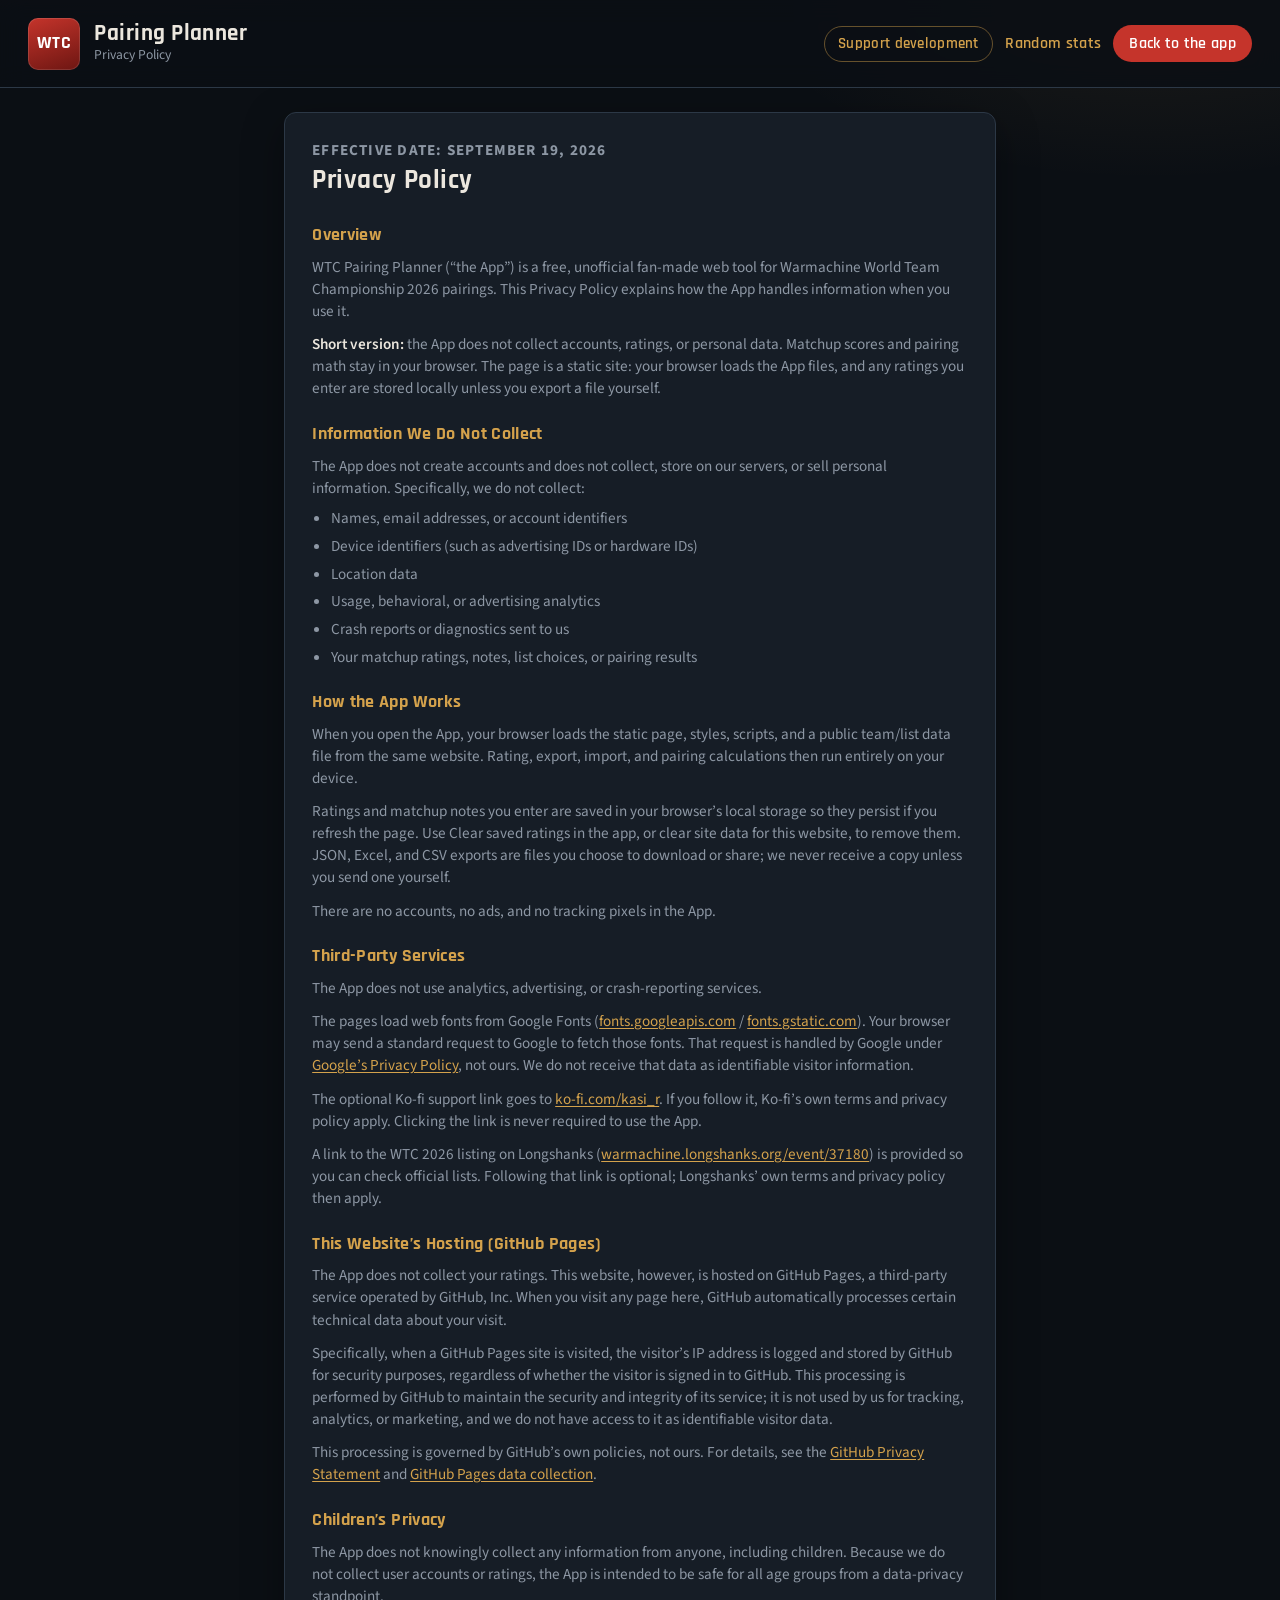
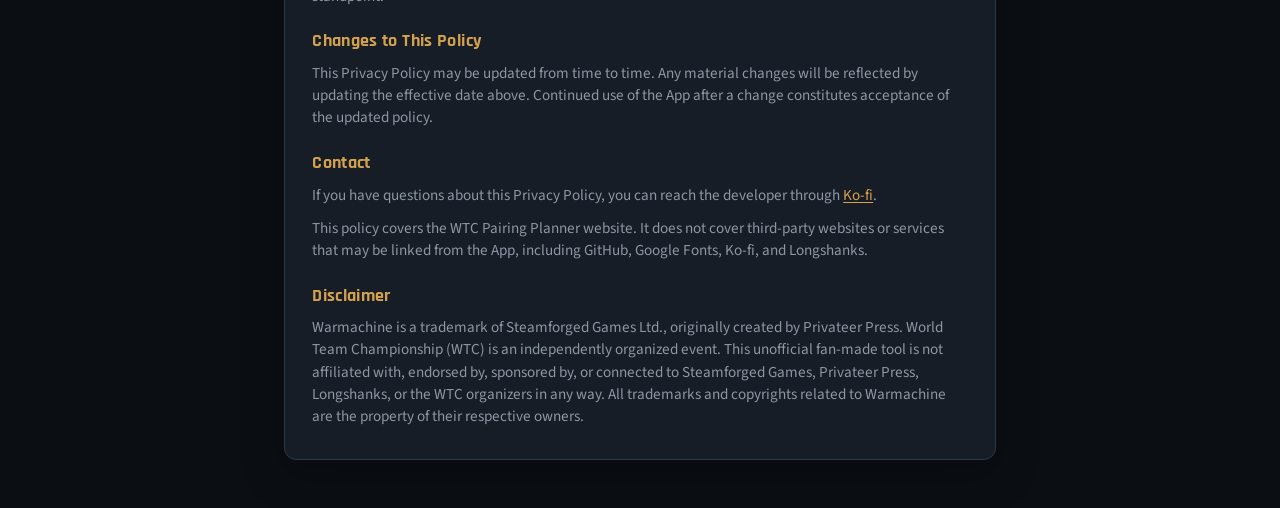
<file: privacy.html>
<!DOCTYPE html>
<html lang="en">
<head>
  <meta charset="UTF-8">
  <meta name="viewport" content="width=device-width, initial-scale=1.0">
  <title>Privacy Policy — WTC Pairing Planner</title>
  <link rel="preconnect" href="https://fonts.googleapis.com">
  <link rel="preconnect" href="https://fonts.gstatic.com" crossorigin>
  <link href="https://fonts.googleapis.com/css2?family=Rajdhani:wght@500;600;700&family=Source+Sans+3:wght@400;500;600;700&display=swap" rel="stylesheet">
  <link rel="stylesheet" href="static/style.css?v=38">
</head>
<body class="legal-page">
  <header class="topbar">
    <a class="brand" href="index.html">
      <span class="brand-mark">WTC</span>
      <div>
        <h1>Pairing Planner</h1>
        <p>Privacy Policy</p>
      </div>
    </a>
    <input type="checkbox" id="nav-toggle" class="nav-toggle" tabindex="-1">
    <label for="nav-toggle" class="menu-toggle" aria-label="Menu">
      <span></span><span></span><span></span>
    </label>
    <div class="topbar-end">
      <a class="support-btn" href="https://ko-fi.com/kasi_r" target="_blank" rel="noopener noreferrer">Support development</a>
      <a class="nav-link" href="stats.html">Random stats</a>
      <a class="tab" href="index.html">Back to the app</a>
    </div>
  </header>

  <main class="legal-main">
    <article class="legal-article">
      <p class="eyebrow">Effective date: September 19, 2026</p>
      <h2>Privacy Policy</h2>

      <h3>Overview</h3>
      <p>WTC Pairing Planner (“the App”) is a free, unofficial fan-made web tool for Warmachine World Team Championship 2026 pairings. This Privacy Policy explains how the App handles information when you use it.</p>
      <p><strong>Short version:</strong> the App does not collect accounts, ratings, or personal data. Matchup scores and pairing math stay in your browser. The page is a static site: your browser loads the App files, and any ratings you enter are stored locally unless you export a file yourself.</p>

      <h3>Information We Do Not Collect</h3>
      <p>The App does not create accounts and does not collect, store on our servers, or sell personal information. Specifically, we do not collect:</p>
      <ul>
        <li>Names, email addresses, or account identifiers</li>
        <li>Device identifiers (such as advertising IDs or hardware IDs)</li>
        <li>Location data</li>
        <li>Usage, behavioral, or advertising analytics</li>
        <li>Crash reports or diagnostics sent to us</li>
        <li>Your matchup ratings, notes, list choices, or pairing results</li>
      </ul>

      <h3>How the App Works</h3>
      <p>When you open the App, your browser loads the static page, styles, scripts, and a public team/list data file from the same website. Rating, export, import, and pairing calculations then run entirely on your device.</p>
      <p>Ratings and matchup notes you enter are saved in your browser’s local storage so they persist if you refresh the page. Use Clear saved ratings in the app, or clear site data for this website, to remove them. JSON, Excel, and CSV exports are files you choose to download or share; we never receive a copy unless you send one yourself.</p>
      <p>There are no accounts, no ads, and no tracking pixels in the App.</p>

      <h3>Third-Party Services</h3>
      <p>The App does not use analytics, advertising, or crash-reporting services.</p>
      <p>The pages load web fonts from Google Fonts (<a href="https://fonts.googleapis.com" rel="noopener noreferrer">fonts.googleapis.com</a> / <a href="https://fonts.gstatic.com" rel="noopener noreferrer">fonts.gstatic.com</a>). Your browser may send a standard request to Google to fetch those fonts. That request is handled by Google under <a href="https://policies.google.com/privacy" target="_blank" rel="noopener noreferrer">Google’s Privacy Policy</a>, not ours. We do not receive that data as identifiable visitor information.</p>
      <p>The optional Ko-fi support link goes to <a href="https://ko-fi.com/kasi_r" target="_blank" rel="noopener noreferrer">ko-fi.com/kasi_r</a>. If you follow it, Ko-fi’s own terms and privacy policy apply. Clicking the link is never required to use the App.</p>
      <p>A link to the WTC 2026 listing on Longshanks (<a href="https://warmachine.longshanks.org/event/37180/" target="_blank" rel="noopener noreferrer">warmachine.longshanks.org/event/37180</a>) is provided so you can check official lists. Following that link is optional; Longshanks’ own terms and privacy policy then apply.</p>

      <h3>This Website’s Hosting (GitHub Pages)</h3>
      <p>The App does not collect your ratings. This website, however, is hosted on GitHub Pages, a third-party service operated by GitHub, Inc. When you visit any page here, GitHub automatically processes certain technical data about your visit.</p>
      <p>Specifically, when a GitHub Pages site is visited, the visitor’s IP address is logged and stored by GitHub for security purposes, regardless of whether the visitor is signed in to GitHub. This processing is performed by GitHub to maintain the security and integrity of its service; it is not used by us for tracking, analytics, or marketing, and we do not have access to it as identifiable visitor data.</p>
      <p>This processing is governed by GitHub’s own policies, not ours. For details, see the <a href="https://docs.github.com/en/site-policy/privacy-policies/github-general-privacy-statement" target="_blank" rel="noopener noreferrer">GitHub Privacy Statement</a> and <a href="https://docs.github.com/en/pages/getting-started-with-github-pages/about-github-pages#data-collection" target="_blank" rel="noopener noreferrer">GitHub Pages data collection</a>.</p>

      <h3>Children’s Privacy</h3>
      <p>The App does not knowingly collect any information from anyone, including children. Because we do not collect user accounts or ratings, the App is intended to be safe for all age groups from a data-privacy standpoint.</p>

      <h3>Changes to This Policy</h3>
      <p>This Privacy Policy may be updated from time to time. Any material changes will be reflected by updating the effective date above. Continued use of the App after a change constitutes acceptance of the updated policy.</p>

      <h3>Contact</h3>
      <p>If you have questions about this Privacy Policy, you can reach the developer through <a href="https://ko-fi.com/kasi_r" target="_blank" rel="noopener noreferrer">Ko-fi</a>.</p>
      <p>This policy covers the WTC Pairing Planner website. It does not cover third-party websites or services that may be linked from the App, including GitHub, Google Fonts, Ko-fi, and Longshanks.</p>

      <h3>Disclaimer</h3>
      <p>Warmachine is a trademark of Steamforged Games Ltd., originally created by Privateer Press. World Team Championship (WTC) is an independently organized event. This unofficial fan-made tool is not affiliated with, endorsed by, sponsored by, or connected to Steamforged Games, Privateer Press, Longshanks, or the WTC organizers in any way. All trademarks and copyrights related to Warmachine are the property of their respective owners.</p>
    </article>
  </main>
</body>
</html>
</file>
<file: static/style.css>
:root {
  --bg: #0b0f14;
  --bg-2: #10161d;
  --surface: #161d26;
  --surface-2: #1d2631;
  --line: #2c3846;
  --text: #ece7de;
  --muted: #8d97a4;
  --crimson: #c5342b;
  --brass: #d4a24c;
  --good: #3ea36d;
  --mid: #c9a227;
  --focus: #4ea3d9;
  --radius: 12px;
  --shadow: 0 12px 40px rgba(0, 0, 0, 0.35);
}

* { box-sizing: border-box; margin: 0; padding: 0; }

html, body { min-height: 100%; }

body {
  font-family: "Source Sans 3", "Segoe UI", system-ui, sans-serif;
  background:
    radial-gradient(1200px 500px at 10% -10%, rgba(197, 52, 43, 0.16), transparent 50%),
    radial-gradient(900px 400px at 90% 0%, rgba(212, 162, 76, 0.08), transparent 45%),
    var(--bg);
  color: var(--text);
  line-height: 1.45;
}

h1, h2, h3, .brand-mark, .tab, .pill, .score-num {
  font-family: Rajdhani, "Segoe UI", sans-serif;
  letter-spacing: 0.02em;
}

.topbar {
  display: flex;
  justify-content: space-between;
  align-items: center;
  gap: 1.5rem;
  padding: 1.1rem 1.75rem;
  border-bottom: 1px solid var(--line);
  background: rgba(11, 15, 20, 0.85);
  backdrop-filter: blur(12px);
  position: sticky;
  top: 0;
  z-index: 20;
}

.brand { display: flex; align-items: center; gap: 0.9rem; }

.brand-mark {
  display: grid;
  place-items: center;
  width: 52px;
  height: 52px;
  border-radius: 10px;
  background: linear-gradient(160deg, var(--crimson), #6d1612);
  color: #fff;
  font-weight: 700;
  font-size: 1.15rem;
  box-shadow: inset 0 0 0 1px rgba(255, 255, 255, 0.12);
}

.brand h1 { font-size: 1.45rem; line-height: 1; }
.brand p { color: var(--muted); font-size: 0.85rem; }

.topbar-end {
  display: flex;
  align-items: center;
  gap: 0.75rem;
  flex-wrap: wrap;
  justify-content: flex-end;
}

.nav-toggle {
  position: absolute;
  width: 1px;
  height: 1px;
  overflow: hidden;
  clip: rect(0, 0, 0, 0);
}

.menu-toggle {
  display: none;
  width: 42px;
  height: 42px;
  flex-direction: column;
  justify-content: center;
  align-items: center;
  gap: 5px;
  border: 1px solid var(--line);
  border-radius: 10px;
  background: var(--surface);
  cursor: pointer;
  flex-shrink: 0;
}

.menu-toggle span {
  display: block;
  width: 18px;
  height: 2px;
  background: var(--text);
  border-radius: 1px;
  transition: transform 0.2s ease, opacity 0.2s ease;
}

.nav-toggle:checked + .menu-toggle span:nth-child(1) {
  transform: translateY(7px) rotate(45deg);
}

.nav-toggle:checked + .menu-toggle span:nth-child(2) {
  opacity: 0;
}

.nav-toggle:checked + .menu-toggle span:nth-child(3) {
  transform: translateY(-7px) rotate(-45deg);
}

.tabs {
  display: flex;
  gap: 0.4rem;
  padding: 0.25rem;
  background: var(--surface);
  border-radius: 999px;
  border: 1px solid var(--line);
}

.support-btn {
  display: inline-flex;
  align-items: center;
  padding: 0.4rem 0.85rem;
  border: 1px solid rgba(212, 162, 76, 0.45);
  border-radius: 999px;
  color: var(--brass);
  text-decoration: none;
  font-family: Rajdhani, "Segoe UI", sans-serif;
  font-size: 0.92rem;
  font-weight: 600;
  letter-spacing: 0.02em;
  background: transparent;
}

.support-btn:hover {
  border-color: var(--brass);
  background: rgba(212, 162, 76, 0.1);
  color: #e8c06a;
}

.tab {
  border: 0;
  background: transparent;
  color: var(--muted);
  padding: 0.45rem 1rem;
  border-radius: 999px;
  font-size: 1rem;
  font-weight: 600;
  cursor: pointer;
}

.tab.active {
  background: var(--crimson);
  color: #fff;
}

main { padding: 1.25rem 1.5rem 1.25rem; max-width: 1400px; margin: 0 auto; }

.about-footer {
  max-width: 720px;
  margin: 0 auto;
  padding: 0.25rem 1.5rem 2.25rem;
  color: var(--muted);
  font-size: 0.84rem;
  line-height: 1.5;
}

.about-footer p + p { margin-top: 0.65rem; }

.about-footer strong { color: var(--text); font-weight: 600; }

.about-footer a {
  color: var(--brass);
  text-decoration: underline;
  text-underline-offset: 2px;
}

.about-footer a:hover { color: #e8c06a; }

.about-footer details { margin-top: 0.85rem; }

.about-footer summary {
  cursor: pointer;
  color: var(--text);
  font-weight: 600;
}

.about-footer details p { margin-top: 0.55rem; }

.brand[href] { text-decoration: none; color: inherit; }

.legal-page .topbar { position: sticky; }

.legal-main {
  max-width: 760px;
  margin: 0 auto;
  padding: 1.5rem 1.5rem 3rem;
}

.legal-article {
  background: var(--surface);
  border: 1px solid var(--line);
  border-radius: var(--radius);
  box-shadow: var(--shadow);
  padding: 1.6rem 1.7rem 2rem;
}

.legal-article h2 {
  font-size: 1.7rem;
  margin-bottom: 1rem;
}

.legal-article h3 {
  font-size: 1.15rem;
  margin: 1.35rem 0 0.45rem;
  color: var(--brass);
}

.legal-article p, .legal-article li {
  color: var(--muted);
  font-size: 0.95rem;
}

.legal-article p + p { margin-top: 0.7rem; }

.legal-article ul {
  margin: 0.55rem 0 0 1.2rem;
  display: grid;
  gap: 0.35rem;
}

.legal-article a {
  color: var(--brass);
  text-underline-offset: 2px;
}

.legal-article a:hover { color: #e8c06a; }

.legal-article strong { color: var(--text); font-weight: 600; }

.legal-page .tab,
.stats-page .tab {
  display: inline-block;
  text-decoration: none;
  background: var(--crimson);
  color: #fff;
}

.tab-panel[hidden] { display: none !important; }

#tab-rate {
  display: grid;
  grid-template-columns: 300px minmax(0, 1fr);
  gap: 1.25rem;
}

.sidebar, .workspace, .pair-setup, .pair-card, .empty-state {
  background: var(--surface);
  border: 1px solid var(--line);
  border-radius: var(--radius);
  box-shadow: var(--shadow);
}

.sidebar {
  padding: 1.1rem;
  display: flex;
  flex-direction: column;
  gap: 0.85rem;
  height: fit-content;
  position: sticky;
  top: 92px;
}

.field {
  display: flex;
  flex-direction: column;
  gap: 0.3rem;
  font-size: 0.8rem;
  color: var(--muted);
  font-weight: 600;
  text-transform: uppercase;
  letter-spacing: 0.04em;
}

select, input[type="search"], textarea {
  appearance: none;
  width: 100%;
  border: 1px solid var(--line);
  background: var(--bg-2);
  color: var(--text);
  border-radius: 8px;
  padding: 0.55rem 0.7rem;
  font: inherit;
  text-transform: none;
  letter-spacing: 0;
  font-weight: 500;
}

textarea {
  resize: vertical;
  min-height: 2.6rem;
  line-height: 1.4;
}

select:focus, input:focus, .score-btn:focus-visible, .btn:focus-visible, .team-item:focus-visible, .menu-toggle:focus-visible {
  outline: 2px solid var(--focus);
  outline-offset: 2px;
}

.progress-card { background: var(--surface-2); border-radius: 10px; padding: 0.8rem; }
.progress-head { display: flex; justify-content: space-between; font-size: 0.85rem; margin-bottom: 0.45rem; }
.progress-bar { height: 8px; background: var(--bg); border-radius: 99px; overflow: hidden; }
#rate-progress-fill {
  height: 100%;
  width: 0;
  background: linear-gradient(90deg, var(--crimson), var(--brass));
  transition: width 0.25s;
}

.hint { color: var(--muted); font-size: 0.85rem; font-weight: 400; text-transform: none; letter-spacing: 0; }
.key-help {
  display: flex;
  flex-wrap: wrap;
  align-items: center;
  gap: 0.55rem 0.85rem;
  margin-top: 0.7rem;
}
.key-help-label {
  color: var(--brass);
  font-family: Rajdhani, "Segoe UI", sans-serif;
  font-size: 0.78rem;
  font-weight: 700;
  letter-spacing: 0.1em;
  text-transform: uppercase;
}
.key-combo {
  display: inline-flex;
  align-items: center;
  gap: 0.28rem;
  color: var(--text);
  font-size: 0.85rem;
  font-weight: 600;
}
.key-combo span { color: var(--muted); font-weight: 500; }
kbd {
  display: inline-flex;
  align-items: center;
  justify-content: center;
  min-width: 1.8rem;
  height: 1.8rem;
  padding: 0 0.4rem 3px;
  border-radius: 5px;
  border: 1px solid #3a4654;
  border-bottom-color: #12171d;
  background:
    linear-gradient(180deg, #3a4554 0%, #2a3340 12%, #232b36 88%, #1b222b 100%);
  color: var(--text);
  font-family: Rajdhani, "Segoe UI", sans-serif;
  font-size: 0.88rem;
  font-weight: 700;
  line-height: 1;
  box-shadow:
    inset 0 1px 0 rgba(255, 255, 255, 0.14),
    inset 0 -2px 0 #151b22,
    0 2px 0 #0a0d11,
    0 3px 5px rgba(0, 0, 0, 0.35);
}

.team-list {
  max-height: 42vh;
  overflow: auto;
  display: flex;
  flex-direction: column;
  gap: 0.3rem;
  padding-right: 0.2rem;
}

.team-item {
  display: flex;
  justify-content: space-between;
  align-items: center;
  gap: 0.5rem;
  width: 100%;
  text-align: left;
  border: 1px solid transparent;
  background: var(--bg-2);
  color: var(--text);
  border-radius: 8px;
  padding: 0.5rem 0.6rem;
  cursor: pointer;
  font: inherit;
}

.team-item:hover { border-color: var(--line); }
.team-item.active { border-color: var(--crimson); background: #2a1615; }
.team-item .name { font-weight: 600; font-size: 0.92rem; }
.team-item .meta { color: var(--muted); font-size: 0.75rem; }
.team-item.done { box-shadow: inset 3px 0 0 var(--good); }
.team-item.partial { box-shadow: inset 3px 0 0 var(--mid); }

.sidebar-actions { display: flex; flex-direction: column; gap: 0.45rem; }
.sidebar-clear-btn {
  margin-top: 1.6rem;
  align-self: stretch;
  opacity: 0.72;
}

.btn {
  border: 1px solid transparent;
  border-radius: 8px;
  padding: 0.6rem 0.9rem;
  font: inherit;
  font-weight: 600;
  cursor: pointer;
  text-align: center;
}

.btn:disabled { opacity: 0.4; cursor: not-allowed; }
.btn.primary { background: var(--crimson); color: #fff; }
.btn.primary:hover:not(:disabled) { background: #d44339; }
.btn.ghost { background: transparent; border-color: var(--line); color: var(--text); }
.btn.ghost:hover:not(:disabled) { background: var(--surface-2); }
.file-btn { display: block; cursor: pointer; }

.link-btn {
  background: none;
  border: 0;
  color: var(--brass);
  font: inherit;
  cursor: pointer;
  text-decoration: underline;
}

.workspace { min-height: 70vh; padding: 1.25rem; }

.empty-state {
  padding: 3rem 2rem;
  text-align: center;
  border: 0;
  box-shadow: none;
  background: transparent;
}
.empty-state h2 { font-size: 2rem; margin-bottom: 0.6rem; }
.empty-state p { color: var(--muted); max-width: 520px; margin: 0 auto; }
.rate-warn {
  display: flex;
  flex-direction: column;
  align-items: flex-start;
  gap: 0.65rem;
  margin-top: 0.9rem;
  padding: 0.65rem 0.8rem;
  border: 1px solid rgba(212, 162, 76, 0.55);
  background: #2c2612;
  color: var(--text);
  border-radius: 8px;
  font-size: 0.9rem;
  line-height: 1.35;
  max-width: 34rem;
}
.rate-warn p { margin: 0; color: inherit; max-width: none; }
.empty-state .rate-warn {
  align-items: center;
  margin-left: auto;
  margin-right: auto;
  color: var(--text);
  text-align: center;
}
.empty-state .rate-warn p { color: inherit; max-width: none; }

.board-head {
  display: flex;
  justify-content: space-between;
  gap: 1rem;
  align-items: flex-start;
  margin-bottom: 1.1rem;
  flex-wrap: wrap;
}

.eyebrow {
  color: var(--brass);
  text-transform: uppercase;
  font-size: 0.75rem;
  font-weight: 700;
  letter-spacing: 0.08em;
}
.board-head h2 { font-size: 2rem; line-height: 1; }
.board-nav { display: flex; align-items: center; gap: 0.5rem; }

.pill {
  min-width: 4.5rem;
  text-align: center;
  padding: 0.35rem 0.6rem;
  border-radius: 99px;
  background: var(--surface-2);
  border: 1px solid var(--line);
  font-weight: 700;
}

.player-rows { display: flex; flex-direction: column; gap: 0.7rem; }

.player-row {
  display: grid;
  grid-template-columns: minmax(180px, 1.2fr) auto;
  gap: 0.8rem;
  align-items: start;
  padding: 0.85rem 1rem;
  background: var(--bg-2);
  border: 1px solid var(--line);
  border-radius: 10px;
}

.player-row.focused { border-color: var(--focus); box-shadow: 0 0 0 1px var(--focus); }
.player-name { font-weight: 700; font-size: 1.05rem; }
.faction-row { display: flex; gap: 0.4rem; flex-wrap: wrap; margin-top: 0.2rem; }
.list-summary { color: var(--muted); font-size: 0.82rem; margin-top: 0.35rem; }
.list-actions { margin-top: 0.5rem; }

.rate-side { display: flex; flex-direction: column; align-items: flex-end; gap: 0.45rem; }
.matchup-list { width: min(100%, 280px); }
.matchup-list span { color: var(--brass); }
.matchup-note { grid-column: 1 / -1; }
.matchup-note span { color: var(--brass); }

.chip {
  display: inline-flex;
  align-items: center;
  border-radius: 99px;
  padding: 0.1rem 0.5rem;
  font-size: 0.75rem;
  font-weight: 600;
  background: var(--surface-2);
  color: var(--muted);
}
.chip.army { color: #f1d8a8; background: #2b2416; }

.scores { display: flex; flex-wrap: wrap; gap: 0.3rem; }

.score-btn {
  width: 36px;
  height: 36px;
  border-radius: 8px;
  border: 1px solid var(--line);
  background: var(--surface);
  color: var(--muted);
  font-weight: 700;
  cursor: pointer;
}

.score-btn:hover { border-color: var(--brass); color: var(--text); }
.score-btn.selected { color: #0b0f14; border-color: transparent; }
.score-btn.s1 { background: #8b1e1a; }
.score-btn.s2 { background: #d3541f; }
.score-btn.s3 { background: #c9a227; }
.score-btn.s4 { background: #6aaa3d; }
.score-btn.s5 { background: #3ea36d; }

#tab-pair { display: flex; flex-direction: column; gap: 1.1rem; }

.pair-setup { padding: 1.25rem; display: flex; flex-direction: column; gap: 1rem; }
.pair-setup h2 { font-size: 1.7rem; }

.example-banner {
  display: flex;
  justify-content: space-between;
  align-items: center;
  gap: 0.75rem;
  padding: 0.4rem 0.7rem;
  border: 1px dashed var(--brass);
  border-radius: 8px;
  background: #2c2612;
}
.example-banner p {
  margin: 0;
  color: var(--muted);
  font-size: 0.82rem;
  line-height: 1.35;
}
.example-banner .eyebrow {
  display: inline;
  margin: 0 0.45rem 0 0;
  color: var(--brass);
}

.btn.compact {
  padding: 0.22rem 0.55rem;
  font-size: 0.78rem;
  border-radius: 6px;
  white-space: nowrap;
  flex-shrink: 0;
}

.drop-zone {
  border: 2px dashed var(--line);
  border-radius: 10px;
  padding: 1.6rem;
  text-align: center;
  color: var(--muted);
}
.drop-zone.dragover { border-color: var(--brass); background: #241d12; }

.import-chips { display: flex; flex-wrap: wrap; gap: 0.45rem; min-height: 1.5rem; flex: 1; }

.import-row {
  display: flex;
  align-items: center;
  justify-content: space-between;
  gap: 0.75rem;
  flex-wrap: wrap;
}

.import-chip {
  display: flex;
  align-items: center;
  gap: 0.45rem;
  background: var(--surface-2);
  border: 1px solid var(--line);
  border-radius: 99px;
  padding: 0.3rem 0.7rem;
  font-size: 0.85rem;
}
.import-chip button {
  border: 0;
  background: none;
  color: var(--muted);
  cursor: pointer;
  font-size: 1rem;
}

.pair-controls { display: flex; flex-wrap: wrap; align-items: end; gap: 1rem; }

.mode-field {
  border: 1px solid var(--line);
  border-radius: 10px;
  padding: 0.55rem 0.8rem;
  display: flex;
  flex-wrap: wrap;
  gap: 0.45rem 1rem;
}
.mode-field legend { padding: 0 0.3rem; color: var(--muted); font-size: 0.75rem; }

.pair-results { display: flex; flex-direction: column; gap: 0.8rem; }
.pair-results[hidden] { display: none !important; }

.pair-summary {
  display: grid;
  grid-template-columns: repeat(auto-fit, minmax(160px, 1fr));
  gap: 0.7rem;
}

.stat {
  background: var(--surface);
  border: 1px solid var(--line);
  border-radius: 10px;
  padding: 0.8rem 1rem;
}
.stat span { color: var(--muted); font-size: 0.8rem; display: block; }
.stat strong { font-size: 1.4rem; font-family: Rajdhani, sans-serif; }

.pair-toolbar {
  display: flex;
  justify-content: space-between;
  align-items: center;
  gap: 0.8rem;
  flex-wrap: wrap;
}
.pair-toolbar input { max-width: 280px; }

.pair-reports {
  background: var(--surface);
  border: 1px dashed var(--brass);
  border-radius: var(--radius);
  padding: 0.85rem 1.1rem;
}
.pair-reports > summary {
  cursor: pointer;
  list-style: none;
  display: flex;
  align-items: center;
  gap: 0.85rem;
}
.pair-reports > summary::-webkit-details-marker { display: none; }
.pair-reports > summary:hover { color: var(--text); }
.reports-chevron {
  width: 0.55rem;
  height: 0.55rem;
  flex: 0 0 auto;
  border-right: 2px solid var(--brass);
  border-bottom: 2px solid var(--brass);
  transform: rotate(-45deg);
  transition: transform 0.15s ease;
  margin-left: 0.15rem;
}
.pair-reports[open] .reports-chevron { transform: rotate(45deg); }
.reports-copy {
  display: flex;
  flex-direction: column;
  gap: 0.12rem;
  min-width: 0;
}
.pair-reports > summary strong {
  font-size: 1.25rem;
  font-family: Rajdhani, sans-serif;
}
.reports-action {
  margin-left: auto;
  flex: 0 0 auto;
  color: var(--brass);
  font-size: 0.82rem;
  font-weight: 700;
  letter-spacing: 0.04em;
  text-transform: uppercase;
}
.reports-action::after { content: "Show"; }
.pair-reports[open] .reports-action::after { content: "Hide"; }
.pair-reports-body {
  display: flex;
  flex-direction: column;
  gap: 1.05rem;
  margin-top: 0.95rem;
  padding-top: 0.9rem;
  border-top: 1px solid var(--line);
}
.report-block h4 {
  color: var(--muted);
  font-size: 0.75rem;
  letter-spacing: 0.06em;
  text-transform: uppercase;
  margin-bottom: 0.45rem;
}
.band-row {
  display: grid;
  grid-template-columns: repeat(3, minmax(0, 1fr));
  gap: 0.6rem;
}
.band {
  border: 1px solid var(--line);
  border-radius: 10px;
  padding: 0.7rem 0.85rem;
}
.band span, .band em {
  display: block;
  color: var(--muted);
  font-size: 0.78rem;
  font-style: normal;
}
.band strong {
  display: block;
  font-size: 1.7rem;
  line-height: 1.1;
  margin: 0.15rem 0 0.2rem;
}
.band.hard { background: #2c1413; }
.band.even { background: #2c2612; }
.band.good { background: #13261b; }
.report-table {
  width: 100%;
  border-collapse: collapse;
  font-size: 0.88rem;
}
.report-table th,
.report-table td {
  text-align: left;
  padding: 0.42rem 0.5rem;
  border-bottom: 1px solid var(--line);
  vertical-align: top;
}
.report-table th {
  color: var(--muted);
  font-size: 0.72rem;
  letter-spacing: 0.04em;
  text-transform: uppercase;
  font-weight: 700;
}
.report-table .num {
  text-align: right;
  font-variant-numeric: tabular-nums;
  white-space: nowrap;
}
.report-table .warn { color: #f07a72; font-weight: 700; }
.army-tip {
  position: relative;
  display: inline-block;
  cursor: default;
}
.army-tip-preview { border-bottom: 1px dotted var(--brass); }
.army-tip-pop {
  display: none;
  position: absolute;
  right: 0;
  bottom: calc(100% + 8px);
  min-width: 260px;
  z-index: 40;
  background: var(--surface-2);
  border: 1px solid var(--brass);
  border-radius: 8px;
  padding: 0.5rem 0.65rem;
  box-shadow: var(--shadow);
}
.army-tip:hover .army-tip-pop,
.army-tip:focus-within .army-tip-pop { display: block; }
.army-tip-pop ol {
  list-style: none;
  display: flex;
  flex-direction: column;
  gap: 0.28rem;
}
.army-tip-pop li {
  display: grid;
  grid-template-columns: 1fr auto auto;
  gap: 0.55rem;
  align-items: baseline;
}
.army-tip-pop strong { font-variant-numeric: tabular-nums; color: var(--brass); }
.army-tip-pop em { color: var(--muted); font-style: normal; font-size: 0.78rem; }

#tab-pair.live-focus .example-banner,
#tab-pair.live-focus .pair-setup > div:nth-of-type(2),
#tab-pair.live-focus .drop-zone,
#tab-pair.live-focus .import-row {
  display: none;
}

.pair-card { padding: 1rem 1.1rem; }
.pair-card-head {
  display: flex;
  justify-content: space-between;
  gap: 1rem;
  align-items: flex-start;
  margin-bottom: 0.85rem;
}
.pair-card-actions {
  display: flex;
  flex-direction: row;
  align-items: center;
  justify-content: flex-end;
  gap: 0.75rem;
  flex-wrap: wrap;
}
.btn.live-btn {
  background: var(--brass);
  color: #0b0f14;
  border-color: transparent;
  padding: 0.42rem 0.9rem;
  font-size: 0.92rem;
  font-weight: 700;
  letter-spacing: 0.02em;
  white-space: nowrap;
}
.btn.live-btn:hover:not(:disabled) {
  background: #e4b45c;
}

.live-board {
  background: var(--surface);
  border: 1px solid var(--line);
  border-radius: var(--radius);
  box-shadow: var(--shadow);
  padding: 1.1rem 1.2rem 1.3rem;
}
.live-bar {
  display: flex;
  flex-wrap: wrap;
  align-items: center;
  gap: 0.8rem 1rem;
  margin-bottom: 0.75rem;
  scroll-margin-top: 8rem;
}
.live-title { flex: 1; min-width: 12rem; }
.live-title h2 { font-size: 1.7rem; }
.live-matrix-wrap { overflow-x: auto; margin: 0.9rem 0 1.1rem; }
.matrix-live { font-size: 0.88rem; margin-top: 0; }
.matrix-live th, .matrix-live td {
  padding: 0.65rem 0.4rem;
  min-width: 5.4rem;
}
.matrix-live td { cursor: pointer; }
.matrix-live td span {
  display: block;
  margin-top: 0.15rem;
  font-size: 0.62rem;
  letter-spacing: 0.08em;
  color: #f3d48a;
}
.matrix-live td.lock {
  outline: 2px solid #f3d48a;
  outline-offset: -2px;
  box-shadow: inset 0 0 0 1px #0b0f14;
}
.matrix-live td.blocked { cursor: not-allowed; }
.matrix-live td:hover:not(.blocked) { filter: brightness(1.12); }
.pairing-row.is-locked, .pairing-block.is-locked {
  background: #241d12;
  margin: 0 -0.4rem;
  padding-left: 0.4rem;
  padding-right: 0.4rem;
}
.pair-card-head h3 { font-size: 1.35rem; }
.pair-score { font-size: 1.2rem; font-weight: 700; color: var(--brass); white-space: nowrap; }

.pairing-grid {
  display: grid;
  grid-template-columns: minmax(0, 1fr) minmax(0, 1.15fr) 4.75rem;
  column-gap: 1.25rem;
  align-items: start;
}
.pairing-head {
  color: var(--muted);
  font-size: 0.75rem;
  font-weight: 700;
  letter-spacing: 0.04em;
  text-transform: uppercase;
  padding: 0 0 0.4rem;
}
.pairing-head > div:last-child,
.pair-rating {
  text-align: right;
}
.pairing-row {
  padding: 0.55rem 0;
  border-top: 1px solid var(--line);
}
.pairing-block { padding-bottom: 0.15rem; }
.pair-notes {
  margin: 0.15rem 0 0.55rem;
  padding: 0.45rem 0.65rem 0.5rem;
  max-width: 38rem;
  border-radius: 8px;
  background: #10262c;
  border: 1px solid #2d7a84;
}
.pair-notes-label {
  margin: 0 0 0.3rem;
  font-family: Rajdhani, "Segoe UI", sans-serif;
  font-size: 0.72rem;
  font-weight: 700;
  letter-spacing: 0.1em;
  text-transform: uppercase;
  color: #7ee0d2;
}
.pair-notes p {
  margin: 0 0 0.32rem;
  color: #e7fbf7;
  font-size: 0.86rem;
  line-height: 1.4;
  overflow-wrap: anywhere;
}
.pair-notes p:last-child { margin-bottom: 0; }
.pairing-block.is-locked .pair-notes {
  background: #163036;
}
.pairing-grid .linkish {
  display: inline;
  text-align: left;
  overflow-wrap: anywhere;
}
.pair-opp-select {
  width: 100%;
  max-width: 24rem;
  background: var(--surface-2);
  color: var(--text);
  border: 1px solid var(--line);
  border-radius: 6px;
  padding: 0.28rem 0.45rem;
  font: inherit;
}
.pair-card.is-manual .matrix td[data-assign-opp] {
  cursor: pointer;
}
.pair-card.is-manual .matrix td[data-assign-opp]:hover {
  filter: brightness(1.12);
}
.pair-sub {
  color: var(--muted);
  font-size: 0.8rem;
  margin-top: 0.12rem;
  overflow-wrap: anywhere;
}
.pair-list { color: var(--brass); }
.score-num {
  font-weight: 700;
  font-size: 1.15rem;
  font-variant-numeric: tabular-nums;
}
.score-num.low { color: #f07a72; }
.score-num.mid { color: var(--brass); }
.score-num.high { color: #7ee0a6; }

.matrix { width: 100%; border-collapse: collapse; margin-top: 0.8rem; font-size: 0.78rem; }
.matrix th, .matrix td { border: 1px solid #0d1218; padding: 0.35rem 0.3rem; text-align: center; }
.matrix th { background: var(--surface-2); font-weight: 600; color: var(--text); }
.matrix td { font-weight: 700; font-variant-numeric: tabular-nums; }
.matrix td.heat-1 { background: #8b1e1a; color: #f7e7e5; }
.matrix td.heat-2 { background: #d3541f; color: #16110c; }
.matrix td.heat-3 { background: #c9a227; color: #16110c; }
.matrix td.heat-4 { background: #6aaa3d; color: #10150c; }
.matrix td.heat-5 { background: #3ea36d; color: #0c140f; }
.matrix td.hide-score { color: transparent; }
.matrix td.pick {
  outline: 2px solid #f3d48a;
  outline-offset: -2px;
  box-shadow: inset 0 0 0 1px #0b0f14;
}

.toast {
  position: fixed;
  bottom: 1.2rem;
  right: 1.2rem;
  background: var(--surface-2);
  border: 1px solid var(--brass);
  color: var(--text);
  padding: 0.7rem 1rem;
  border-radius: 8px;
  z-index: 50;
  box-shadow: var(--shadow);
}

details.matrix-wrap { margin-top: 0.6rem; color: var(--muted); font-size: 0.85rem; }

.modal[hidden] { display: none; }
.modal {
  position: fixed;
  inset: 0;
  z-index: 80;
  display: flex;
  align-items: flex-start;
  justify-content: center;
  padding: 4vh 1rem 2rem;
}
.modal-backdrop {
  position: absolute;
  inset: 0;
  background: rgba(6, 8, 12, 0.78);
}
.modal-content {
  position: relative;
  width: min(1100px, 100%);
  max-height: 90vh;
  overflow: auto;
  background: var(--surface);
  border: 1px solid var(--line);
  border-radius: var(--radius);
  box-shadow: var(--shadow);
  padding: 1.25rem 1.35rem 1.5rem;
}
.modal-close {
  position: absolute;
  top: 0.7rem;
  right: 0.9rem;
  border: 0;
  background: none;
  color: var(--text);
  font-size: 1.6rem;
  cursor: pointer;
}
.lists-grid {
  display: grid;
  grid-template-columns: repeat(auto-fit, minmax(280px, 1fr));
  gap: 1rem;
  margin-top: 1rem;
}
.list-card {
  background: var(--bg-2);
  border: 1px solid var(--line);
  border-radius: 10px;
  padding: 0.9rem 1rem;
}
.list-card h3 { font-size: 1.2rem; margin-bottom: 0.15rem; }
.list-card .caster { color: var(--brass); font-weight: 700; margin-bottom: 0.7rem; }
.list-entry {
  display: grid;
  grid-template-columns: 2.2rem 1fr;
  gap: 0.35rem;
  font-size: 0.88rem;
  padding: 0.12rem 0;
}
.list-entry.attachment { color: var(--muted); padding-left: 0.6rem; grid-template-columns: 2.2rem 1fr; }
.list-entry .pts { color: var(--muted); font-variant-numeric: tabular-nums; }
.commands { margin-top: 0.7rem; padding-top: 0.55rem; border-top: 1px solid var(--line); }
.commands span { display: block; color: var(--muted); font-size: 0.8rem; }

.linkish {
  background: none;
  border: 0;
  color: var(--brass);
  font: inherit;
  cursor: pointer;
  text-decoration: underline;
  padding: 0;
}

.nav-link {
  color: var(--brass);
  text-decoration: none;
  font-family: Rajdhani, "Segoe UI", sans-serif;
  font-weight: 600;
  font-size: 1rem;
  letter-spacing: 0.02em;
}
.nav-link:hover { color: #e8c06a; text-decoration: underline; }

.stats-main {
  max-width: 1080px;
  margin: 0 auto;
  padding: 1.4rem 1.5rem 3rem;
  display: flex;
  flex-direction: column;
  gap: 1rem;
}
.stats-hero h2 { font-size: 2rem; line-height: 1.1; margin-bottom: 0.35rem; }
.stats-hero .hint { max-width: 46rem; margin-bottom: 1rem; }
.stats-card {
  background: var(--surface);
  border: 1px solid var(--line);
  border-radius: var(--radius);
  padding: 1.1rem 1.15rem 1.2rem;
}
.stats-card h3 { font-size: 1.35rem; margin-bottom: 0.25rem; }
.stats-card h3:not(:first-child) { margin-top: 1.4rem; }
.stats-card .field { max-width: 320px; margin: 0.7rem 0 0.85rem; }
.stats-split { margin-top: 1rem; }

.hbar {
  display: flex;
  flex-direction: column;
  gap: 0.38rem;
  margin-top: 0.7rem;
}
.hbar-row {
  display: grid;
  grid-template-columns: minmax(7.5rem, 16rem) minmax(0, 1fr) 4.6rem;
  gap: 0.55rem;
  align-items: center;
}
.hbar-label {
  font-size: 0.88rem;
  line-height: 1.2;
  overflow-wrap: anywhere;
}
.hbar-track {
  height: 0.7rem;
  background: var(--surface-2);
  border: 1px solid var(--line);
  border-radius: 99px;
  overflow: hidden;
}
.hbar-fill {
  height: 100%;
  background: linear-gradient(90deg, #8b1e1a, var(--brass));
  border-radius: 99px;
}
.hbar-val {
  text-align: right;
  font-variant-numeric: tabular-nums;
  font-weight: 700;
  font-size: 0.88rem;
}
.hbar-val span {
  display: block;
  color: var(--muted);
  font-weight: 500;
  font-size: 0.72rem;
}

@media (max-width: 900px) {
  .topbar {
    flex-wrap: wrap;
    align-items: center;
    gap: 0.7rem 0.85rem;
    padding: 0.7rem 1rem;
  }
  .brand { min-width: 0; flex: 1; }
  .brand h1 { font-size: 1.15rem; }
  .brand p { display: none; }
  .brand-mark { width: 40px; height: 40px; font-size: 0.95rem; }
  .menu-toggle { display: inline-flex; }
  .topbar-end {
    display: none;
    flex-basis: 100%;
    flex-direction: column;
    align-items: stretch;
    justify-content: flex-start;
    gap: 0.5rem;
    padding-bottom: 0.35rem;
  }
  .nav-toggle:checked ~ .topbar-end { display: flex; }
  .tabs {
    width: 100%;
    border-radius: 12px;
  }
  .tabs .tab { flex: 1; }
  .topbar-end > .nav-link,
  .topbar-end > .support-btn,
  .topbar-end > a.tab {
    display: flex;
    justify-content: center;
    align-items: center;
    padding: 0.7rem 1rem;
    background: var(--surface);
    border: 1px solid var(--line);
    border-radius: 10px;
    color: var(--text);
    text-decoration: none;
  }
  .topbar-end > .support-btn { color: var(--brass); }
  #tab-rate { grid-template-columns: 1fr; }
  .sidebar { position: static; }
  .player-row { grid-template-columns: 1fr; }
  .rate-side { align-items: stretch; }
  .team-list { max-height: 220px; }
  .band-row { grid-template-columns: 1fr; }
  .hbar-row { grid-template-columns: 1fr auto; }
  .hbar-track { grid-column: 1 / -1; }
  .pair-notes { max-width: 100%; }
}
</file>
